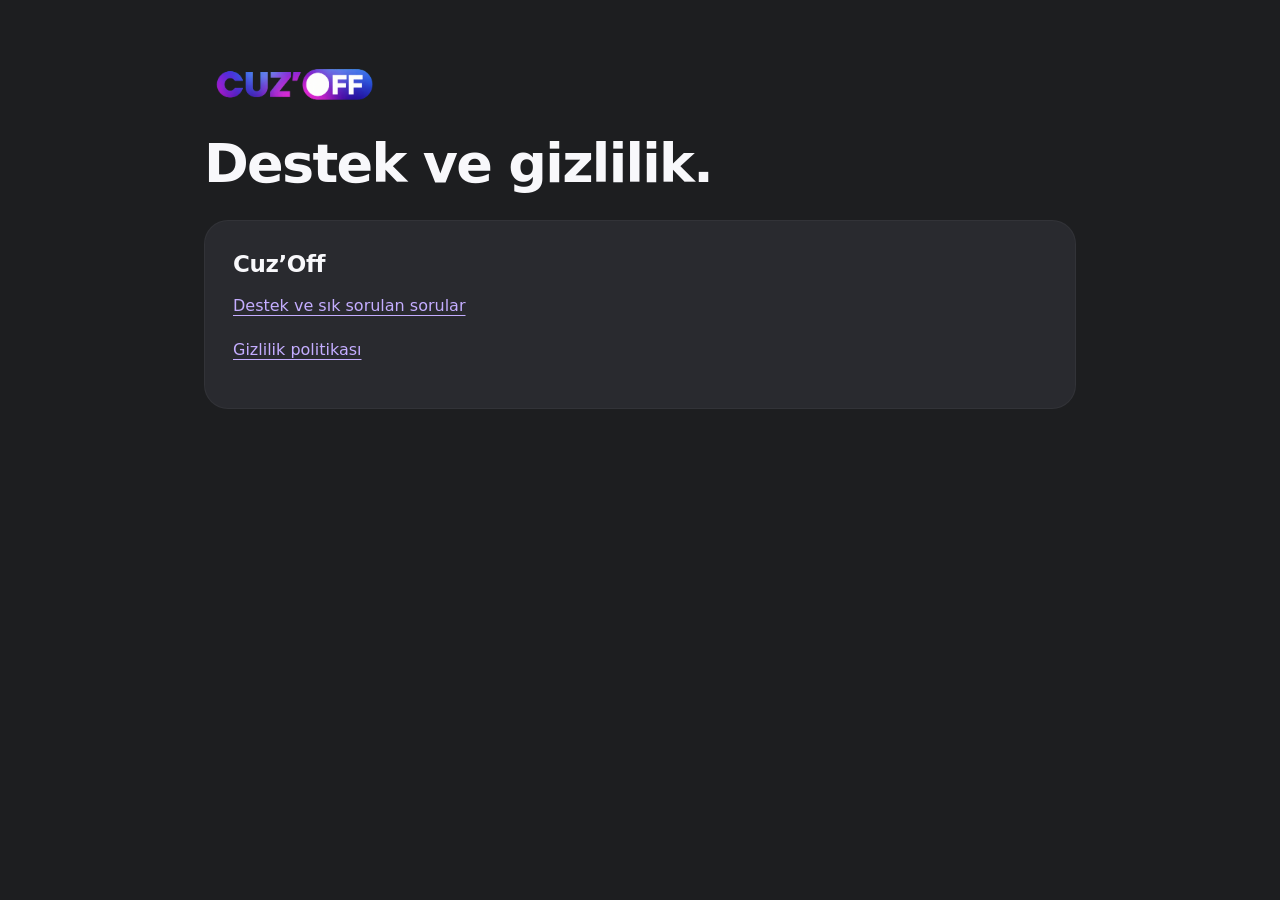
<file: index.html>
<!doctype html><html lang="tr"><head><meta charset="utf-8"><meta name="viewport" content="width=device-width,initial-scale=1"><title>Cuz’Off — Destek ve Gizlilik</title><link rel="stylesheet" href="styles.css"><link rel="icon" type="image/png" href="cuzoff-mark.png"></head><body><main class="wrap"><img class="brand-logo" src="cuzoff-logo.png" alt="Cuz’Off" width="180" height="74"><h1>Destek ve gizlilik.</h1><section class="card"><h2>Cuz’Off</h2><p><a href="support.html">Destek ve sık sorulan sorular</a></p><p><a href="privacy.html">Gizlilik politikası</a></p></section></main></body></html>
</file>
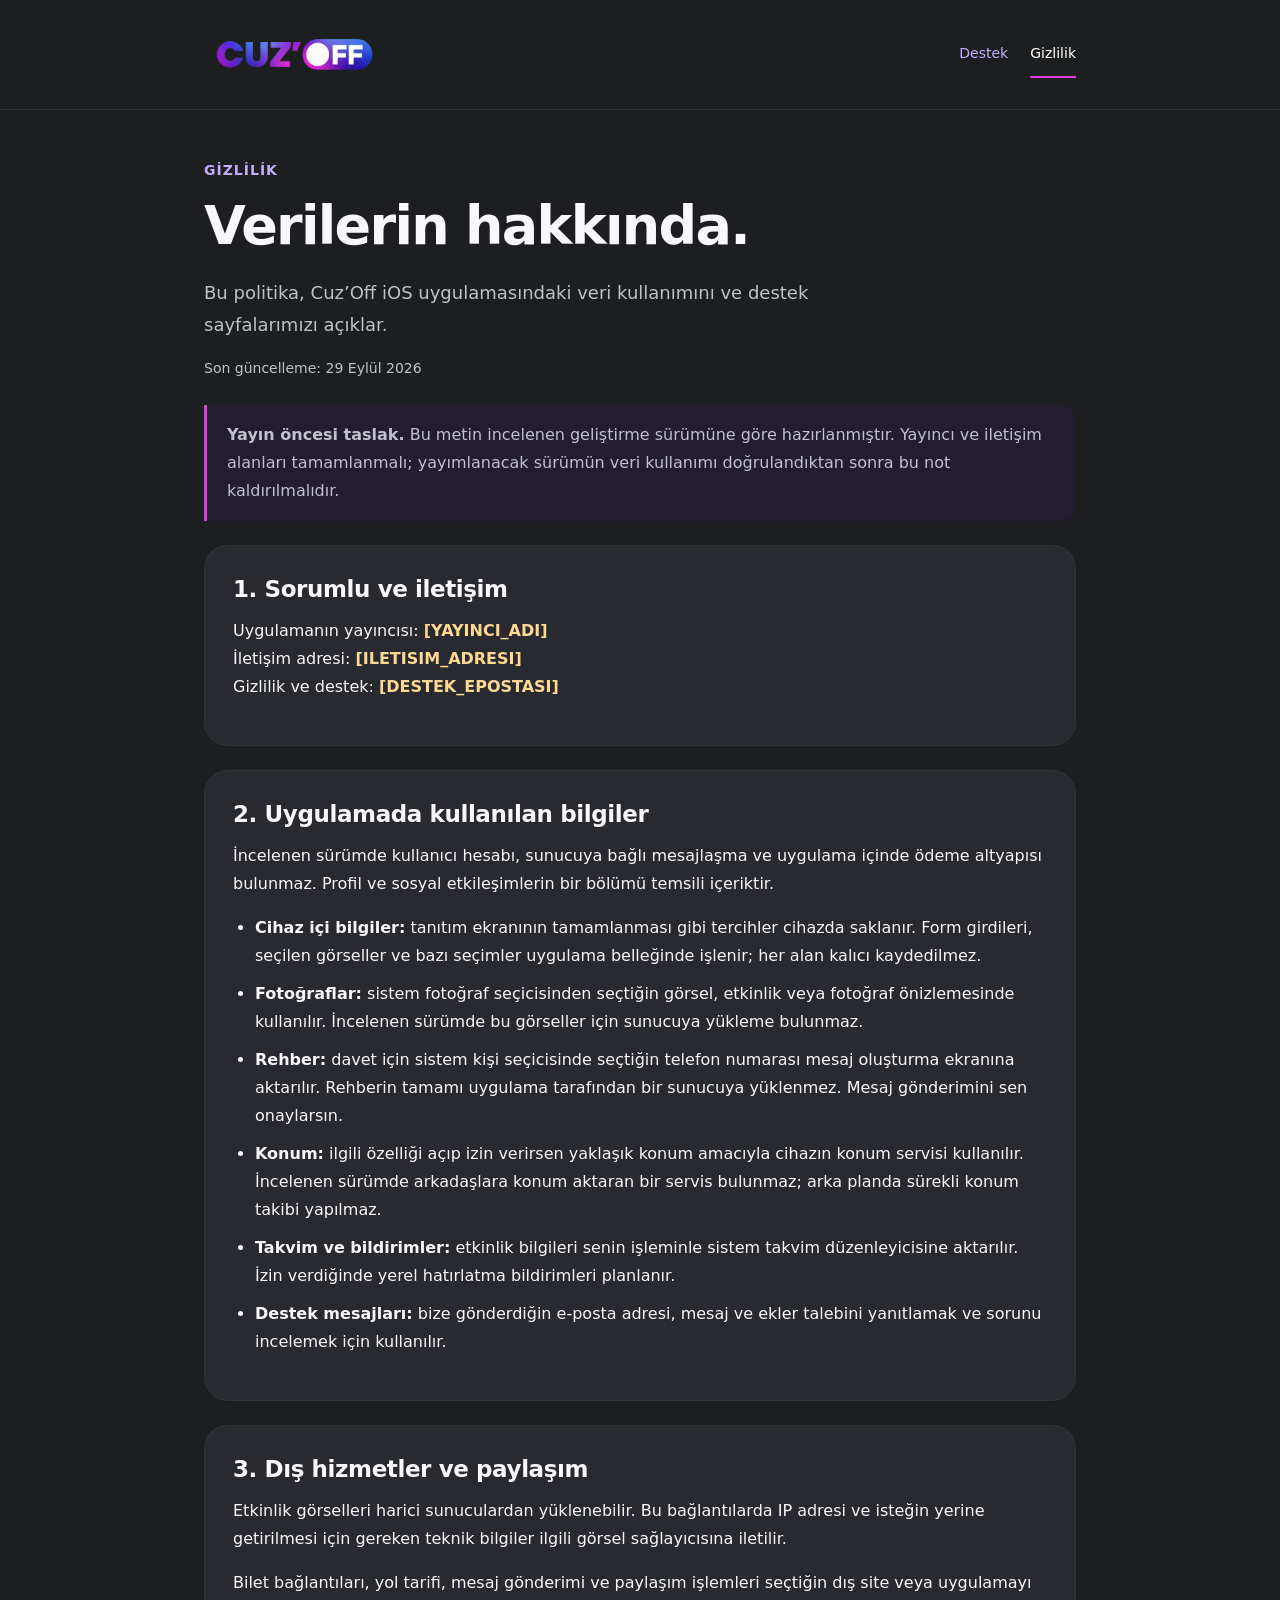
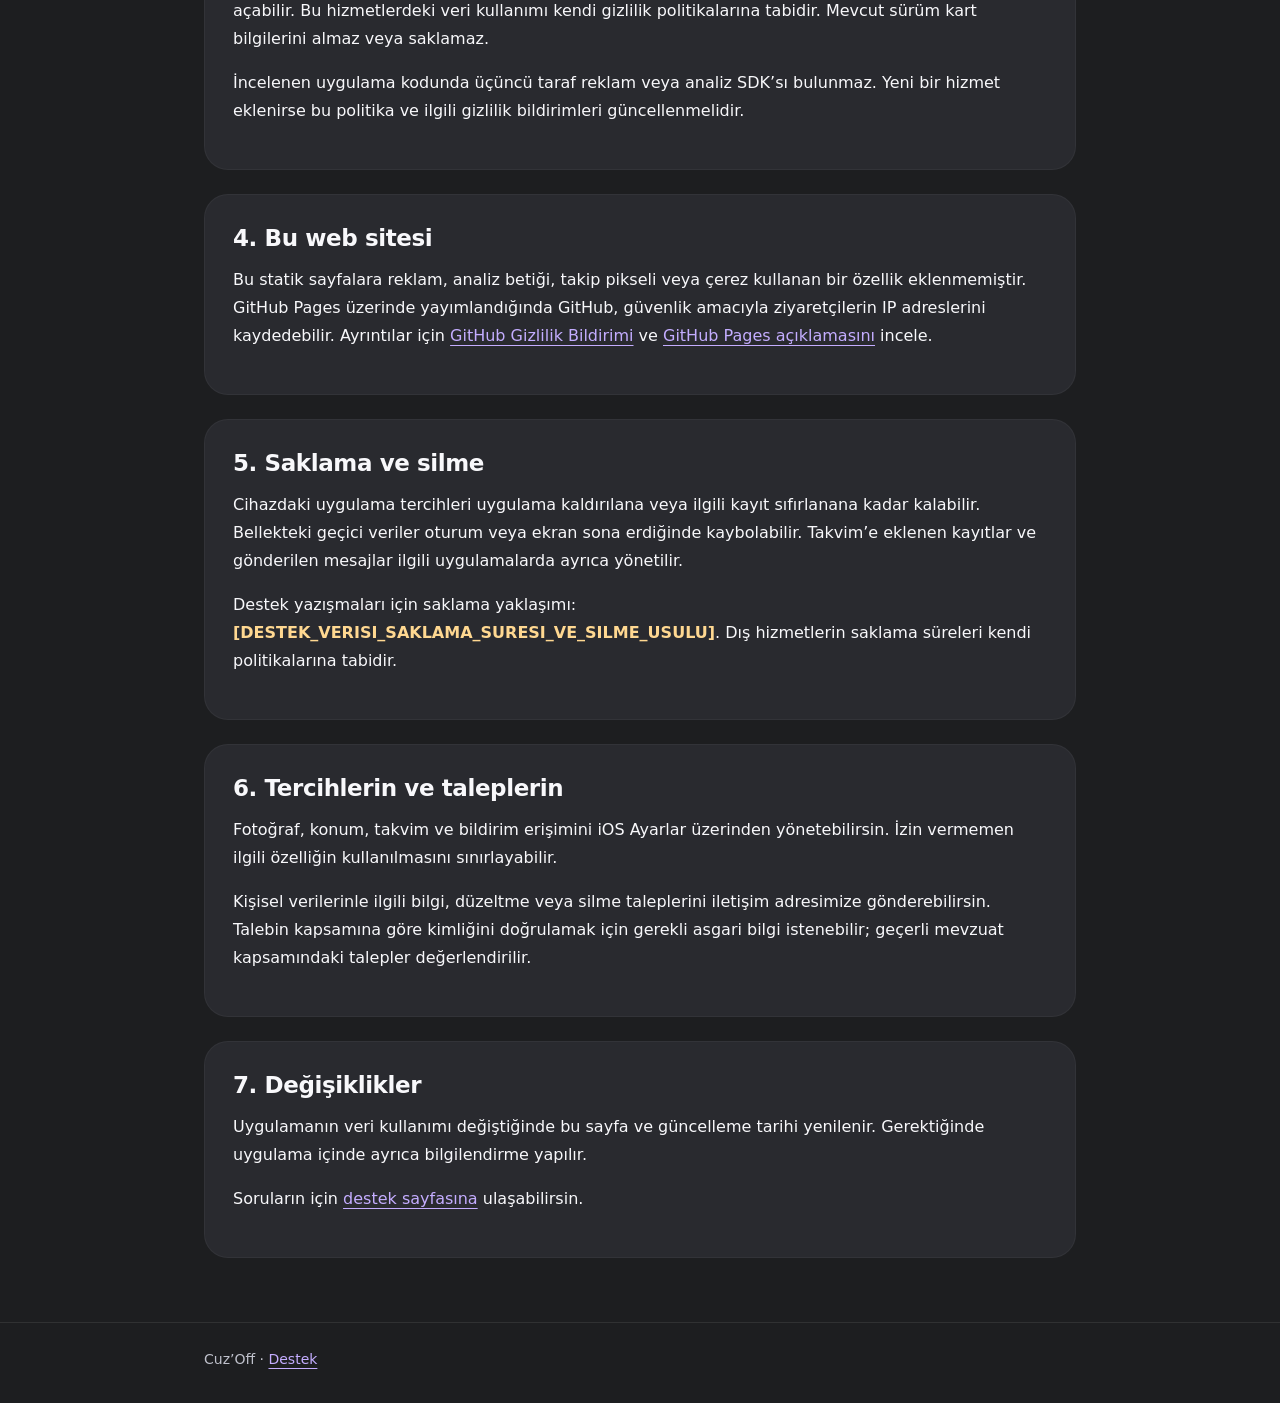
<file: privacy.html>
<!doctype html>
<html lang="tr"><head><meta charset="utf-8"><meta name="viewport" content="width=device-width,initial-scale=1"><title>Cuz’Off — Gizlilik Politikası</title><meta name="description" content="Cuz’Off veri kullanımı, cihaz izinleri ve gizlilik tercihleri hakkında bilgiler."><link rel="stylesheet" href="styles.css"><link rel="icon" type="image/png" href="cuzoff-mark.png"></head>
<body><a class="skip" href="#main">İçeriğe geç</a><header><div class="wrap"><a class="brand" href="support.html"><img class="brand-logo" src="cuzoff-logo.png" alt="Cuz’Off" width="180" height="74"></a><nav aria-label="Sayfalar"><a href="support.html">Destek</a><a href="privacy.html" aria-current="page">Gizlilik</a></nav></div></header>
<main class="wrap" id="main"><div class="eyebrow">GİZLİLİK</div><h1>Verilerin hakkında.</h1><p class="lead">Bu politika, Cuz’Off iOS uygulamasındaki veri kullanımını ve destek sayfalarımızı açıklar.</p><p class="meta">Son güncelleme: 29 Eylül 2026</p>
<aside class="notice"><strong>Yayın öncesi taslak.</strong> Bu metin incelenen geliştirme sürümüne göre hazırlanmıştır. Yayıncı ve iletişim alanları tamamlanmalı; yayımlanacak sürümün veri kullanımı doğrulandıktan sonra bu not kaldırılmalıdır.</aside>
<section class="card"><h2>1. Sorumlu ve iletişim</h2><p>Uygulamanın yayıncısı: <span class="placeholder">[YAYINCI_ADI]</span><br>İletişim adresi: <span class="placeholder">[ILETISIM_ADRESI]</span><br>Gizlilik ve destek: <span class="placeholder">[DESTEK_EPOSTASI]</span></p></section>
<section class="card"><h2>2. Uygulamada kullanılan bilgiler</h2><p>İncelenen sürümde kullanıcı hesabı, sunucuya bağlı mesajlaşma ve uygulama içinde ödeme altyapısı bulunmaz. Profil ve sosyal etkileşimlerin bir bölümü temsili içeriktir.</p><ul><li><strong>Cihaz içi bilgiler:</strong> tanıtım ekranının tamamlanması gibi tercihler cihazda saklanır. Form girdileri, seçilen görseller ve bazı seçimler uygulama belleğinde işlenir; her alan kalıcı kaydedilmez.</li><li><strong>Fotoğraflar:</strong> sistem fotoğraf seçicisinden seçtiğin görsel, etkinlik veya fotoğraf önizlemesinde kullanılır. İncelenen sürümde bu görseller için sunucuya yükleme bulunmaz.</li><li><strong>Rehber:</strong> davet için sistem kişi seçicisinde seçtiğin telefon numarası mesaj oluşturma ekranına aktarılır. Rehberin tamamı uygulama tarafından bir sunucuya yüklenmez. Mesaj gönderimini sen onaylarsın.</li><li><strong>Konum:</strong> ilgili özelliği açıp izin verirsen yaklaşık konum amacıyla cihazın konum servisi kullanılır. İncelenen sürümde arkadaşlara konum aktaran bir servis bulunmaz; arka planda sürekli konum takibi yapılmaz.</li><li><strong>Takvim ve bildirimler:</strong> etkinlik bilgileri senin işleminle sistem takvim düzenleyicisine aktarılır. İzin verdiğinde yerel hatırlatma bildirimleri planlanır.</li><li><strong>Destek mesajları:</strong> bize gönderdiğin e-posta adresi, mesaj ve ekler talebini yanıtlamak ve sorunu incelemek için kullanılır.</li></ul></section>
<section class="card"><h2>3. Dış hizmetler ve paylaşım</h2><p>Etkinlik görselleri harici sunuculardan yüklenebilir. Bu bağlantılarda IP adresi ve isteğin yerine getirilmesi için gereken teknik bilgiler ilgili görsel sağlayıcısına iletilir.</p><p>Bilet bağlantıları, yol tarifi, mesaj gönderimi ve paylaşım işlemleri seçtiğin dış site veya uygulamayı açabilir. Bu hizmetlerdeki veri kullanımı kendi gizlilik politikalarına tabidir. Mevcut sürüm kart bilgilerini almaz veya saklamaz.</p><p>İncelenen uygulama kodunda üçüncü taraf reklam veya analiz SDK’sı bulunmaz. Yeni bir hizmet eklenirse bu politika ve ilgili gizlilik bildirimleri güncellenmelidir.</p></section>
<section class="card"><h2>4. Bu web sitesi</h2><p>Bu statik sayfalara reklam, analiz betiği, takip pikseli veya çerez kullanan bir özellik eklenmemiştir. GitHub Pages üzerinde yayımlandığında GitHub, güvenlik amacıyla ziyaretçilerin IP adreslerini kaydedebilir. Ayrıntılar için <a href="https://docs.github.com/en/site-policy/privacy-policies/github-general-privacy-statement">GitHub Gizlilik Bildirimi</a> ve <a href="https://docs.github.com/en/pages/getting-started-with-github-pages/what-is-github-pages">GitHub Pages açıklamasını</a> incele.</p></section>
<section class="card"><h2>5. Saklama ve silme</h2><p>Cihazdaki uygulama tercihleri uygulama kaldırılana veya ilgili kayıt sıfırlanana kadar kalabilir. Bellekteki geçici veriler oturum veya ekran sona erdiğinde kaybolabilir. Takvim’e eklenen kayıtlar ve gönderilen mesajlar ilgili uygulamalarda ayrıca yönetilir.</p><p>Destek yazışmaları için saklama yaklaşımı: <span class="placeholder">[DESTEK_VERISI_SAKLAMA_SURESI_VE_SILME_USULU]</span>. Dış hizmetlerin saklama süreleri kendi politikalarına tabidir.</p></section>
<section class="card"><h2>6. Tercihlerin ve taleplerin</h2><p>Fotoğraf, konum, takvim ve bildirim erişimini iOS Ayarlar üzerinden yönetebilirsin. İzin vermemen ilgili özelliğin kullanılmasını sınırlayabilir.</p><p>Kişisel verilerinle ilgili bilgi, düzeltme veya silme taleplerini iletişim adresimize gönderebilirsin. Talebin kapsamına göre kimliğini doğrulamak için gerekli asgari bilgi istenebilir; geçerli mevzuat kapsamındaki talepler değerlendirilir.</p></section>
<section class="card"><h2>7. Değişiklikler</h2><p>Uygulamanın veri kullanımı değiştiğinde bu sayfa ve güncelleme tarihi yenilenir. Gerektiğinde uygulama içinde ayrıca bilgilendirme yapılır.</p><p>Soruların için <a href="support.html">destek sayfasına</a> ulaşabilirsin.</p></section>
</main><footer><div class="wrap">Cuz’Off · <a href="support.html">Destek</a></div></footer></body></html>
</file>
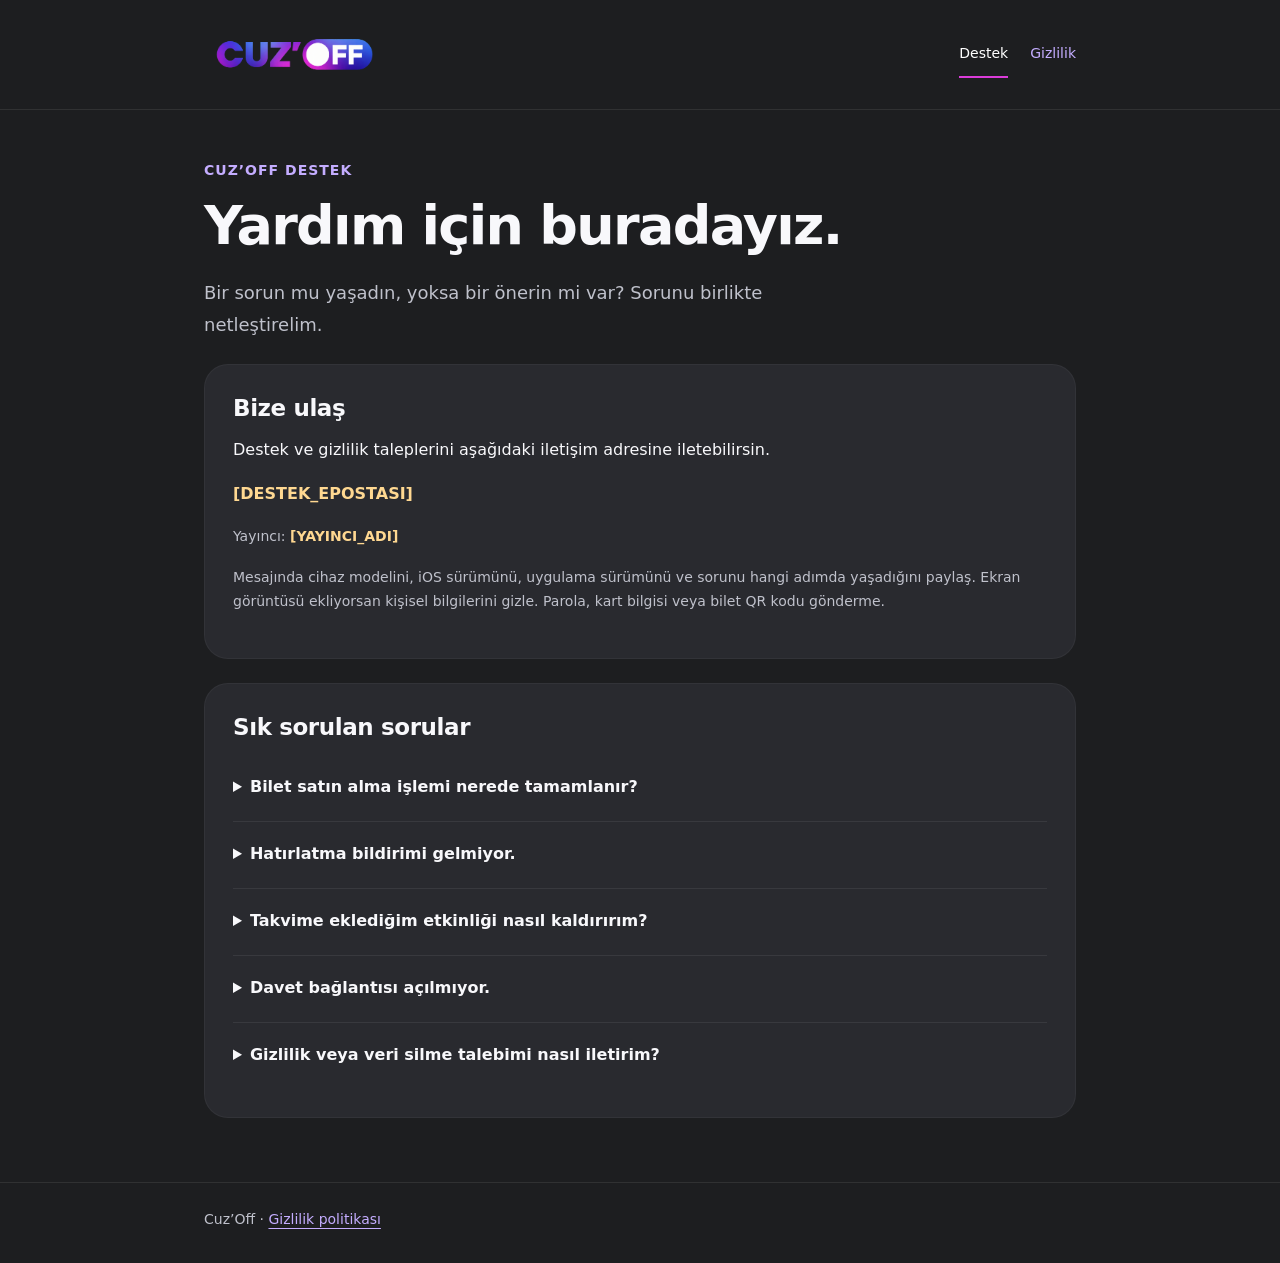
<file: support.html>
<!doctype html>
<html lang="tr"><head><meta charset="utf-8"><meta name="viewport" content="width=device-width,initial-scale=1"><title>Cuz’Off — Destek</title><meta name="description" content="Cuz’Off için yardım, sık sorulan sorular ve destek iletişim bilgileri."><link rel="stylesheet" href="styles.css"><link rel="icon" type="image/png" href="cuzoff-mark.png"></head>
<body><a class="skip" href="#main">İçeriğe geç</a><header><div class="wrap"><a class="brand" href="support.html" aria-label="Cuz’Off destek"><img class="brand-logo" src="cuzoff-logo.png" alt="Cuz’Off" width="180" height="74"></a><nav aria-label="Sayfalar"><a href="support.html" aria-current="page">Destek</a><a href="privacy.html">Gizlilik</a></nav></div></header>
<main class="wrap" id="main"><div class="eyebrow">CUZ’OFF DESTEK</div><h1>Yardım için buradayız.</h1><p class="lead">Bir sorun mu yaşadın, yoksa bir önerin mi var? Sorunu birlikte netleştirelim.</p>
<section class="card"><h2>Bize ulaş</h2><p>Destek ve gizlilik taleplerini aşağıdaki iletişim adresine iletebilirsin.</p><p class="placeholder">[DESTEK_EPOSTASI]</p><p class="meta">Yayıncı: <span class="placeholder">[YAYINCI_ADI]</span></p><p class="meta">Mesajında cihaz modelini, iOS sürümünü, uygulama sürümünü ve sorunu hangi adımda yaşadığını paylaş. Ekran görüntüsü ekliyorsan kişisel bilgilerini gizle. Parola, kart bilgisi veya bilet QR kodu gönderme.</p></section>
<section class="card"><h2>Sık sorulan sorular</h2>
<details><summary>Bilet satın alma işlemi nerede tamamlanır?</summary><p>Mevcut sürümde bilet bağlantıları ilgili sağlayıcının sitesini açar. Ödeme, bilet teslimi, iptal ve iade işlemleri için satın aldığın sağlayıcının destek kanalını kullan. Cuz’Off içindeki temsili salon planı rezervasyon oluşturmaz.</p></details>
<details><summary>Hatırlatma bildirimi gelmiyor.</summary><p>iPhone Ayarlar bölümünden Cuz’Off bildirim iznini kontrol et. Odak modu veya bildirim ayarları uyarının gösterilmesini etkileyebilir. Geçmiş tarihli etkinlikler için yeni hatırlatma kurulamaz.</p></details>
<details><summary>Takvime eklediğim etkinliği nasıl kaldırırım?</summary><p>iOS Takvim uygulamasında kaydı açıp silebilirsin. Cuz’Off’u kaldırmak, Takvim’e eklediğin kaydı otomatik silmez.</p></details>
<details><summary>Davet bağlantısı açılmıyor.</summary><p>Uygulama bağlantıları Cuz’Off’un kurulu olmasını gerektirir. Açılmayan bağlantıyı ve cihaz bilgilerini destek mesajına ekleyebilirsin.</p></details>
<details><summary>Gizlilik veya veri silme talebimi nasıl iletirim?</summary><p>Yukarıdaki destek adresine “Gizlilik talebi” konulu bir e-posta gönder. Gereksiz kişisel bilgi ekleme. Veri kullanımı ve cihaz izinleri hakkında <a href="privacy.html">gizlilik politikasını</a> inceleyebilirsin.</p></details></section>
</main><footer><div class="wrap">Cuz’Off · <a href="privacy.html">Gizlilik politikası</a></div></footer></body></html>
</file>
<file: styles.css>
:root{color-scheme:dark;--bg:#1d1e20;--surface:#292a2f;--text:#f8f8fb;--muted:#bfc1cb;--accent:#c4adff}*{box-sizing:border-box}body{margin:0;background:var(--bg);color:var(--text);font:16px/1.75 system-ui,-apple-system,BlinkMacSystemFont,"Segoe UI",sans-serif}a{color:var(--accent);text-underline-offset:4px}a:hover{color:white}a:focus-visible,summary:focus-visible{outline:3px solid #c4adff;outline-offset:5px;border-radius:4px}.wrap{max-width:920px;margin:auto;padding:0 24px}header{border-bottom:1px solid #ffffff15}header .wrap{display:flex;align-items:center;justify-content:space-between;gap:24px;min-height:92px;flex-wrap:wrap;padding-top:18px;padding-bottom:18px}.brand{display:flex;align-items:center;gap:12px;color:white;text-decoration:none;font-weight:800;letter-spacing:-.5px}.mark{background:linear-gradient(120deg,#db3cda,#7a19ff,#1265ff);border-radius:30px;padding:0 12px;font-size:24px;line-height:1.5}nav{display:flex;gap:22px;font-size:14px}nav a{text-decoration:none;padding:10px 0}nav a[aria-current=page]{color:white;border-bottom:2px solid #db3cda}main{padding-top:48px!important;padding-bottom:64px!important}.eyebrow{color:var(--accent);font-size:14px;font-weight:650;letter-spacing:1px}h1{font-size:clamp(34px,6vw,54px);letter-spacing:-1.7px;line-height:1.15;margin:12px 0 20px}h2{font-size:23px;line-height:1.35;letter-spacing:-.4px;margin:0 0 12px}h3{font-size:17px;margin:20px 0 8px}p{margin:0 0 16px}.lead{max-width:660px;color:var(--muted);font-size:18px}.card{background:var(--surface);border:1px solid #ffffff0b;border-radius:24px;padding:28px;margin-top:24px}.notice{border-left:3px solid #db3cda;background:#7a19ff12;padding:16px 20px;border-radius:0 16px 16px 0;margin:24px 0;color:var(--muted)}.meta,footer{font-size:14px;color:var(--muted)}ul{padding-left:22px}li{margin-bottom:10px}details{border-bottom:1px solid #ffffff12;padding:18px 0}details:last-child{border:0}summary{cursor:pointer;font-weight:650;min-height:30px}details p{color:var(--muted);margin:14px 0 0}code{overflow-wrap:anywhere;color:#f4cdff}footer{border-top:1px solid #ffffff15;padding:24px 0 32px}.skip{position:absolute;left:16px;top:-100px;background:var(--surface);padding:8px 16px}.skip:focus{top:12px}.placeholder{font-weight:650;color:#ffd891;overflow-wrap:anywhere}@media(max-width:540px){.wrap{padding-left:20px;padding-right:20px}.card{padding:22px;border-radius:20px}main{padding-top:32px!important}header .wrap{gap:8px}nav{gap:16px}}
.brand-logo{display:block;width:180px;max-width:100%;height:auto;object-fit:contain}
</file>
